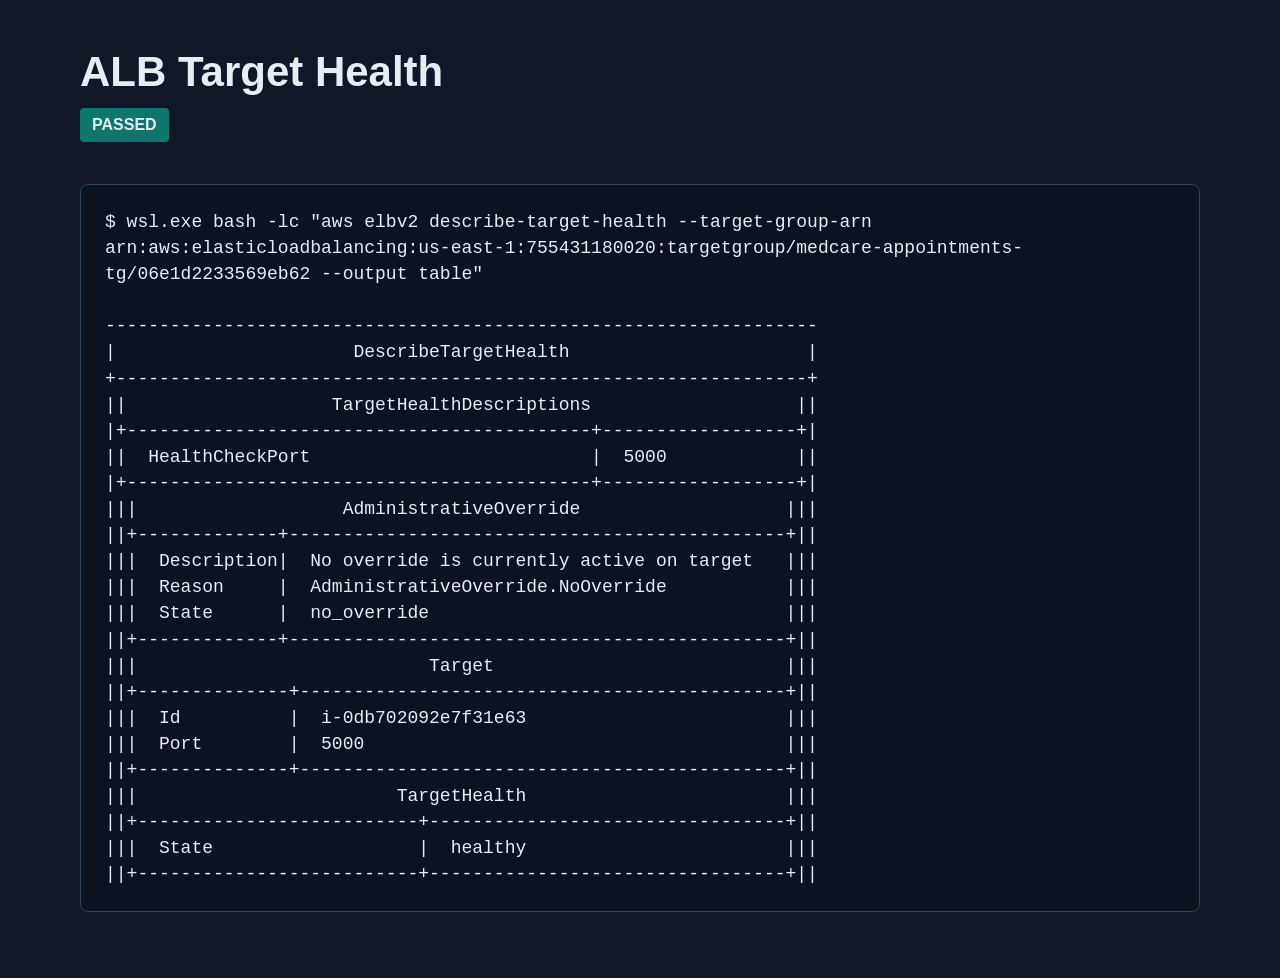
<file: docs/screenshots/alb-target-health.html>
<!doctype html>
<html lang="en">
<head>
  <meta charset="utf-8">
  <title>ALB Target Health</title>
  <style>
    body {
      margin: 0;
      background: #101827;
      color: #e5edf7;
      font-family: Consolas, "Courier New", monospace;
    }
    main {
      max-width: 1120px;
      margin: 0 auto;
      padding: 48px;
    }
    h1 {
      margin: 0 0 12px;
      font-family: "Segoe UI", Arial, sans-serif;
      font-size: 42px;
    }
    .status {
      display: inline-block;
      margin-bottom: 24px;
      border-radius: 4px;
      background: #0f766e;
      padding: 8px 12px;
      font-family: "Segoe UI", Arial, sans-serif;
      font-weight: 700;
    }
    pre {
      overflow-wrap: anywhere;
      white-space: pre-wrap;
      border: 1px solid #314158;
      border-radius: 8px;
      background: #0b1220;
      padding: 24px;
      font-size: 18px;
      line-height: 1.45;
    }
  </style>
</head>
<body>
  <main>
    <h1>ALB Target Health</h1>
    <div class="status">PASSED</div>
    <pre>$ wsl.exe bash -lc &quot;aws elbv2 describe-target-health --target-group-arn arn:aws:elasticloadbalancing:us-east-1:755431180020:targetgroup/medcare-appointments-tg/06e1d2233569eb62 --output table&quot;

------------------------------------------------------------------
|                      DescribeTargetHealth                      |
+----------------------------------------------------------------+
||                   TargetHealthDescriptions                   ||
|+-------------------------------------------+------------------+|
||  HealthCheckPort                          |  5000            ||
|+-------------------------------------------+------------------+|
|||                   AdministrativeOverride                   |||
||+-------------+----------------------------------------------+||
|||  Description|  No override is currently active on target   |||
|||  Reason     |  AdministrativeOverride.NoOverride           |||
|||  State      |  no_override                                 |||
||+-------------+----------------------------------------------+||
|||                           Target                           |||
||+--------------+---------------------------------------------+||
|||  Id          |  i-0db702092e7f31e63                        |||
|||  Port        |  5000                                       |||
||+--------------+---------------------------------------------+||
|||                        TargetHealth                        |||
||+--------------------------+---------------------------------+||
|||  State                   |  healthy                        |||
||+--------------------------+---------------------------------+||</pre>
  </main>
</body>
</html>
</file>
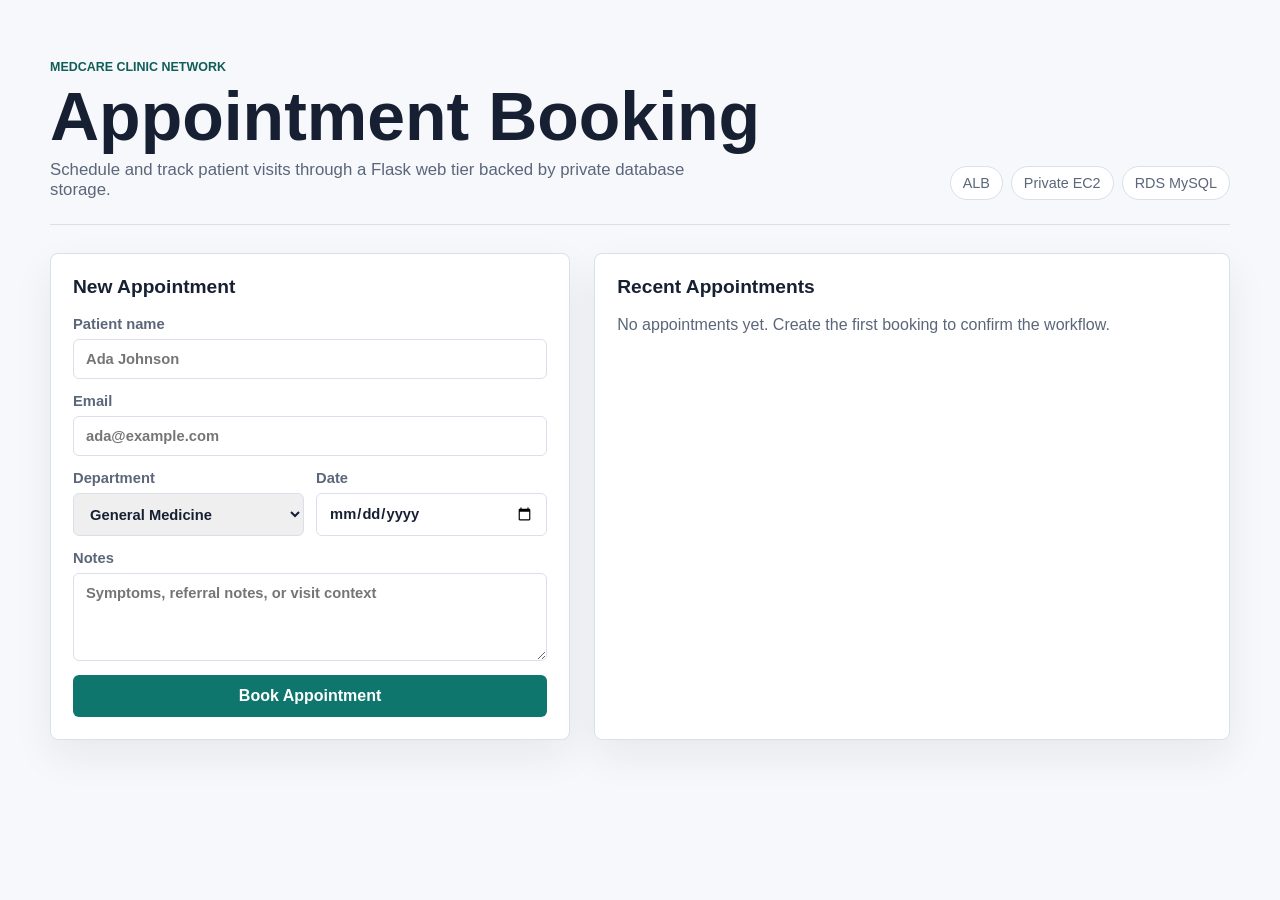
<file: docs/screenshots/app-local.html>
<!doctype html>
<html lang="en">
<head>
    <meta charset="utf-8">
    <meta name="viewport" content="width=device-width, initial-scale=1">
    <title>MedCare Appointments</title>
    <link rel="stylesheet" href="../../app/static/css/styles.css">
</head>
<body>
    <main class="layout">
        <section class="hero">
            <div>
                <p class="eyebrow">MedCare Clinic Network</p>
                <h1>Appointment Booking</h1>
                <p class="summary">Schedule and track patient visits through a Flask web tier backed by private database storage.</p>
            </div>
            <div class="status">
                <span>ALB</span>
                <span>Private EC2</span>
                <span>RDS MySQL</span>
            </div>
        </section>

        <section class="workspace">
            <form class="panel" method="post" action="/appointments">
                <h2>New Appointment</h2>
                <label>
                    Patient name
                    <input name="patient_name" required placeholder="Ada Johnson">
                </label>
                <label>
                    Email
                    <input type="email" name="email" required placeholder="ada@example.com">
                </label>
                <div class="grid">
                    <label>
                        Department
                        <select name="department" required>
                            <option>General Medicine</option>
                            <option>Pediatrics</option>
                            <option>Cardiology</option>
                            <option>Diagnostics</option>
                        </select>
                    </label>
                    <label>
                        Date
                        <input type="date" name="appointment_date" required>
                    </label>
                </div>
                <label>
                    Notes
                    <textarea name="notes" rows="4" placeholder="Symptoms, referral notes, or visit context"></textarea>
                </label>
                <button type="submit">Book Appointment</button>
            </form>

            <section class="panel">
                <h2>Recent Appointments</h2>
                
                    <p class="empty">No appointments yet. Create the first booking to confirm the workflow.</p>
                
            </section>
        </section>
    </main>
</body>
</html>
</file>
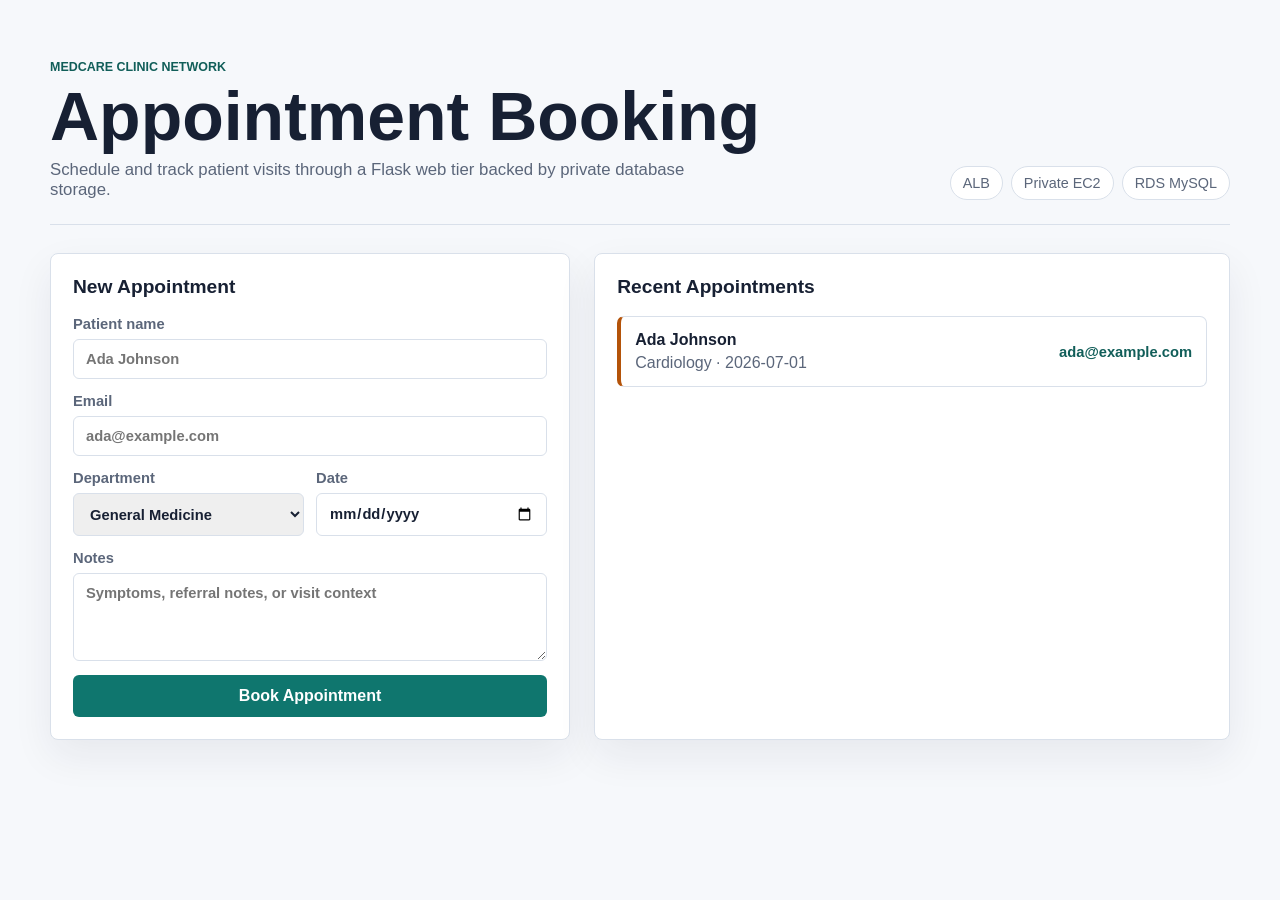
<file: docs/screenshots/appointment-created.html>
<!doctype html>
<html lang="en">
<head>
    <meta charset="utf-8">
    <meta name="viewport" content="width=device-width, initial-scale=1">
    <title>MedCare Appointments</title>
    <link rel="stylesheet" href="../../app/static/css/styles.css">
</head>
<body>
    <main class="layout">
        <section class="hero">
            <div>
                <p class="eyebrow">MedCare Clinic Network</p>
                <h1>Appointment Booking</h1>
                <p class="summary">Schedule and track patient visits through a Flask web tier backed by private database storage.</p>
            </div>
            <div class="status">
                <span>ALB</span>
                <span>Private EC2</span>
                <span>RDS MySQL</span>
            </div>
        </section>

        <section class="workspace">
            <form class="panel" method="post" action="/appointments">
                <h2>New Appointment</h2>
                <label>
                    Patient name
                    <input name="patient_name" required placeholder="Ada Johnson">
                </label>
                <label>
                    Email
                    <input type="email" name="email" required placeholder="ada@example.com">
                </label>
                <div class="grid">
                    <label>
                        Department
                        <select name="department" required>
                            <option>General Medicine</option>
                            <option>Pediatrics</option>
                            <option>Cardiology</option>
                            <option>Diagnostics</option>
                        </select>
                    </label>
                    <label>
                        Date
                        <input type="date" name="appointment_date" required>
                    </label>
                </div>
                <label>
                    Notes
                    <textarea name="notes" rows="4" placeholder="Symptoms, referral notes, or visit context"></textarea>
                </label>
                <button type="submit">Book Appointment</button>
            </form>

            <section class="panel">
                <h2>Recent Appointments</h2>
                
                    <div class="appointments">
                        
                            <article class="appointment">
                                <div>
                                    <h3>Ada Johnson</h3>
                                    <p>Cardiology · 2026-07-01</p>
                                </div>
                                <a href="mailto:ada@example.com">ada@example.com</a>
                            </article>
                        
                    </div>
                
            </section>
        </section>
    </main>
</body>
</html>
</file>
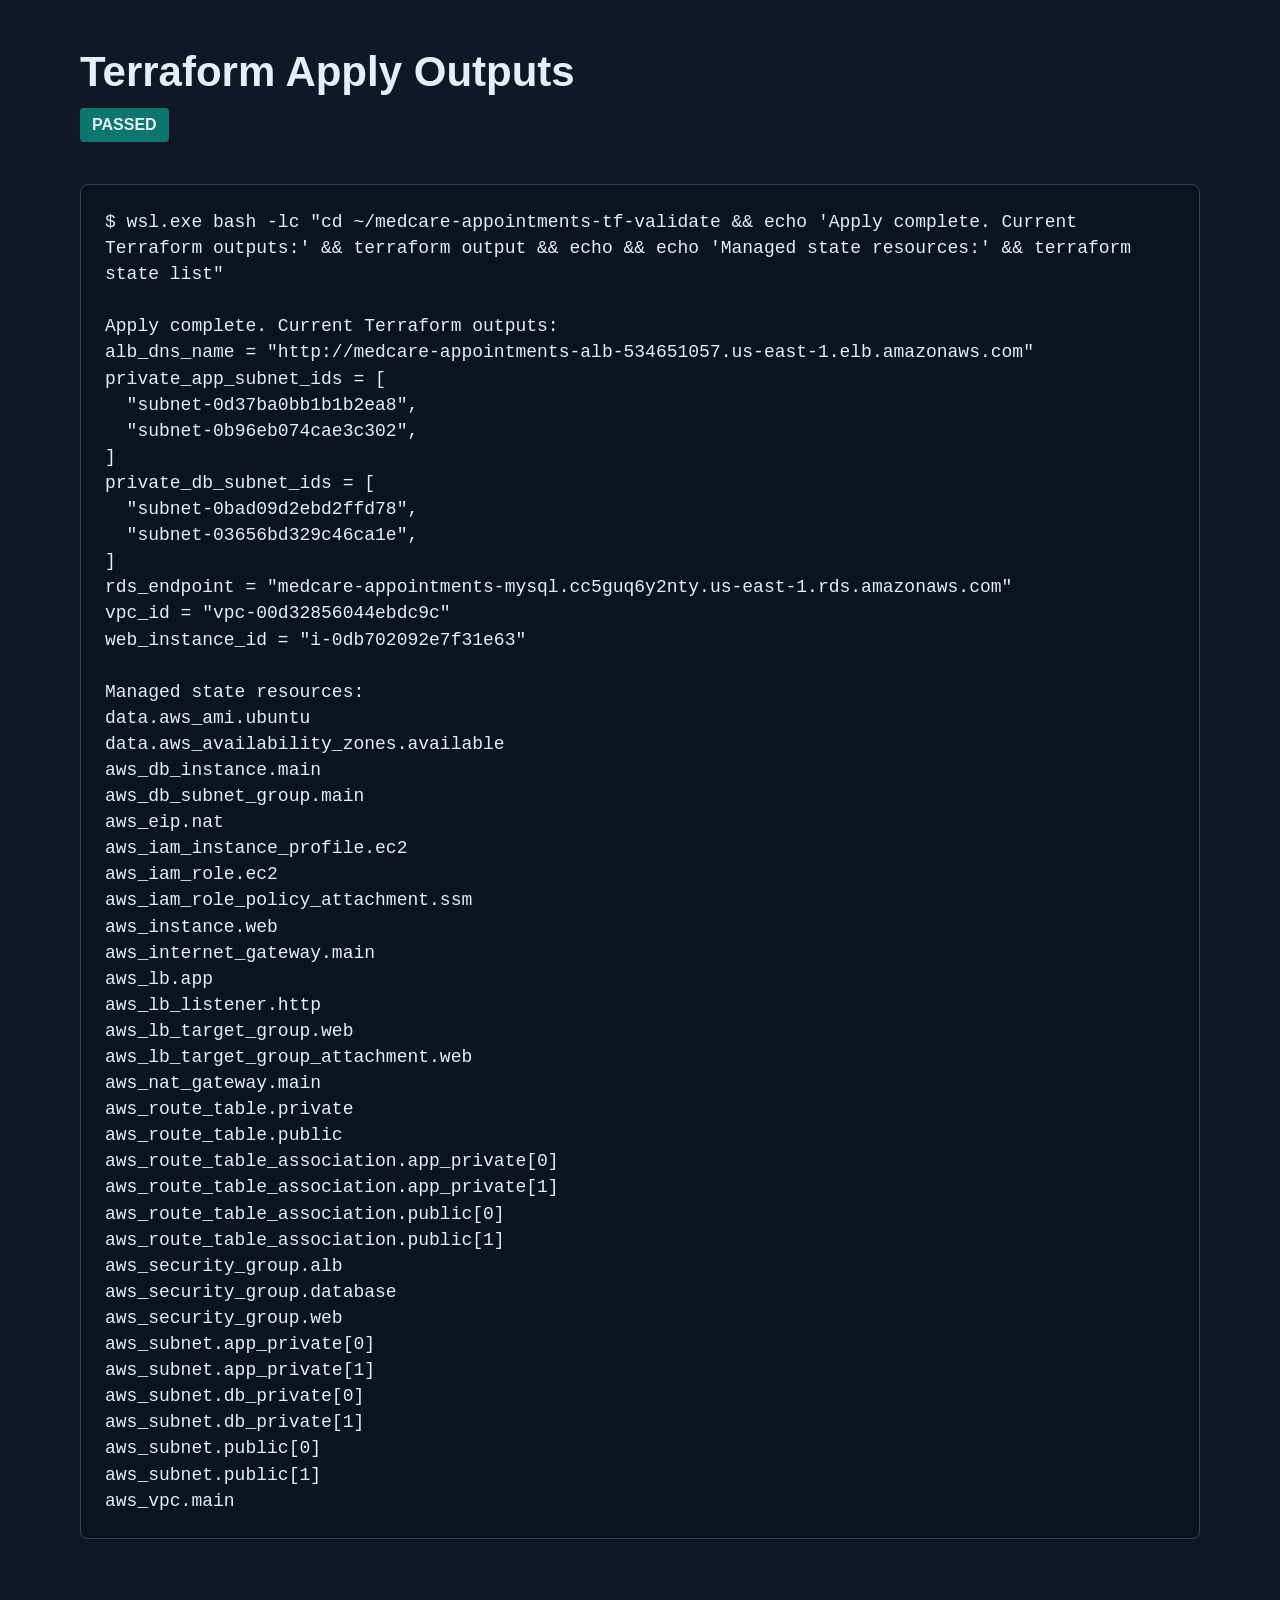
<file: docs/screenshots/terraform-apply.html>
<!doctype html>
<html lang="en">
<head>
  <meta charset="utf-8">
  <title>Terraform Apply Outputs</title>
  <style>
    body {
      margin: 0;
      background: #101827;
      color: #e5edf7;
      font-family: Consolas, "Courier New", monospace;
    }
    main {
      max-width: 1120px;
      margin: 0 auto;
      padding: 48px;
    }
    h1 {
      margin: 0 0 12px;
      font-family: "Segoe UI", Arial, sans-serif;
      font-size: 42px;
    }
    .status {
      display: inline-block;
      margin-bottom: 24px;
      border-radius: 4px;
      background: #0f766e;
      padding: 8px 12px;
      font-family: "Segoe UI", Arial, sans-serif;
      font-weight: 700;
    }
    pre {
      overflow-wrap: anywhere;
      white-space: pre-wrap;
      border: 1px solid #314158;
      border-radius: 8px;
      background: #0b1220;
      padding: 24px;
      font-size: 18px;
      line-height: 1.45;
    }
  </style>
</head>
<body>
  <main>
    <h1>Terraform Apply Outputs</h1>
    <div class="status">PASSED</div>
    <pre>$ wsl.exe bash -lc &quot;cd ~/medcare-appointments-tf-validate &amp;&amp; echo &#x27;Apply complete. Current Terraform outputs:&#x27; &amp;&amp; terraform output &amp;&amp; echo &amp;&amp; echo &#x27;Managed state resources:&#x27; &amp;&amp; terraform state list&quot;

Apply complete. Current Terraform outputs:
alb_dns_name = &quot;http://medcare-appointments-alb-534651057.us-east-1.elb.amazonaws.com&quot;
private_app_subnet_ids = [
  &quot;subnet-0d37ba0bb1b1b2ea8&quot;,
  &quot;subnet-0b96eb074cae3c302&quot;,
]
private_db_subnet_ids = [
  &quot;subnet-0bad09d2ebd2ffd78&quot;,
  &quot;subnet-03656bd329c46ca1e&quot;,
]
rds_endpoint = &quot;medcare-appointments-mysql.cc5guq6y2nty.us-east-1.rds.amazonaws.com&quot;
vpc_id = &quot;vpc-00d32856044ebdc9c&quot;
web_instance_id = &quot;i-0db702092e7f31e63&quot;

Managed state resources:
data.aws_ami.ubuntu
data.aws_availability_zones.available
aws_db_instance.main
aws_db_subnet_group.main
aws_eip.nat
aws_iam_instance_profile.ec2
aws_iam_role.ec2
aws_iam_role_policy_attachment.ssm
aws_instance.web
aws_internet_gateway.main
aws_lb.app
aws_lb_listener.http
aws_lb_target_group.web
aws_lb_target_group_attachment.web
aws_nat_gateway.main
aws_route_table.private
aws_route_table.public
aws_route_table_association.app_private[0]
aws_route_table_association.app_private[1]
aws_route_table_association.public[0]
aws_route_table_association.public[1]
aws_security_group.alb
aws_security_group.database
aws_security_group.web
aws_subnet.app_private[0]
aws_subnet.app_private[1]
aws_subnet.db_private[0]
aws_subnet.db_private[1]
aws_subnet.public[0]
aws_subnet.public[1]
aws_vpc.main</pre>
  </main>
</body>
</html>
</file>
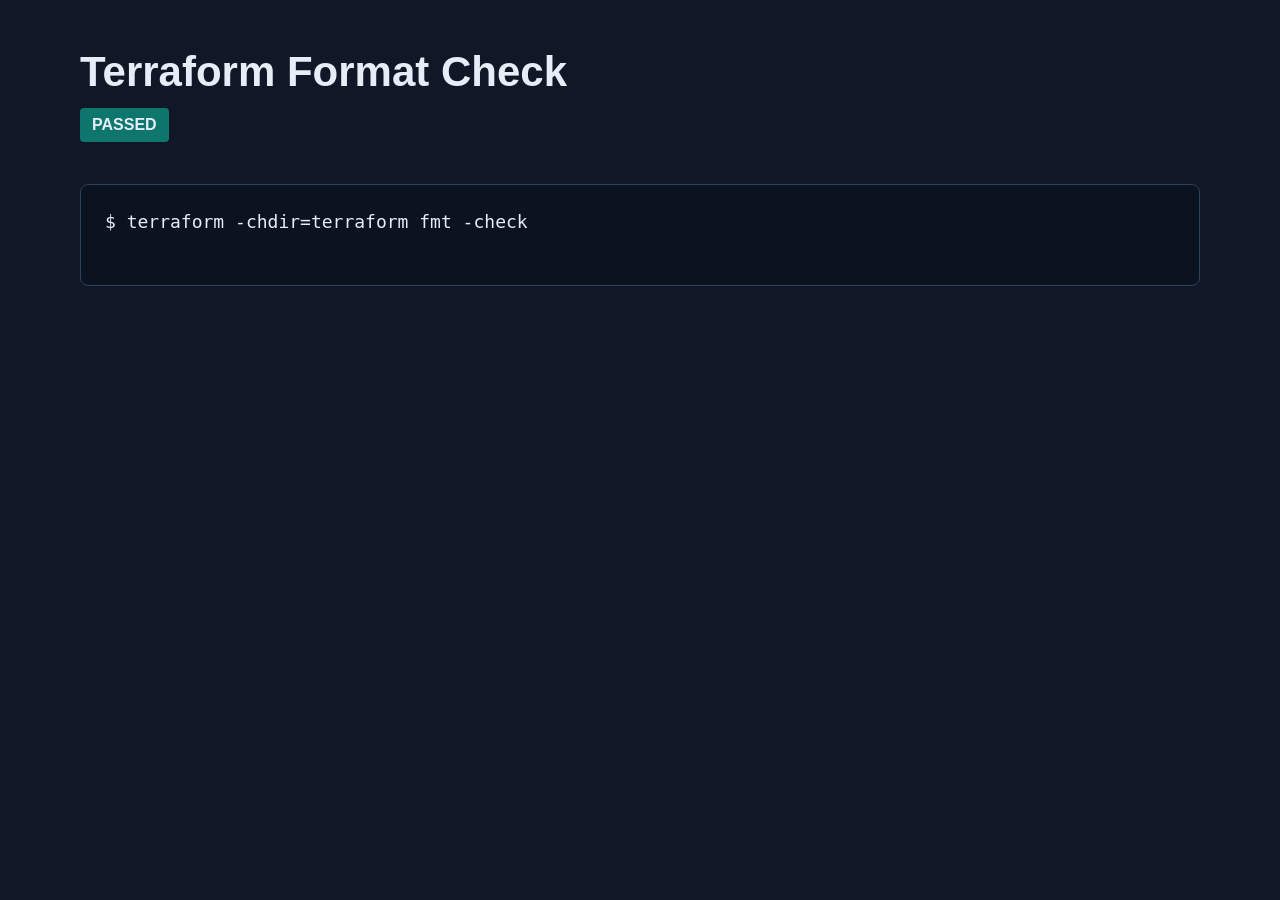
<file: docs/screenshots/terraform-fmt.html>
<!doctype html>
<html lang="en">
<head>
  <meta charset="utf-8">
  <title>Terraform Format Check</title>
  <style>
    body {
      margin: 0;
      background: #101827;
      color: #e5edf7;
      font-family: Consolas, "Courier New", monospace;
    }
    main {
      max-width: 1120px;
      margin: 0 auto;
      padding: 48px;
    }
    h1 {
      margin: 0 0 12px;
      font-family: "Segoe UI", Arial, sans-serif;
      font-size: 42px;
    }
    .status {
      display: inline-block;
      margin-bottom: 24px;
      border-radius: 4px;
      background: #0f766e;
      padding: 8px 12px;
      font-family: "Segoe UI", Arial, sans-serif;
      font-weight: 700;
    }
    pre {
      overflow-wrap: anywhere;
      white-space: pre-wrap;
      border: 1px solid #314158;
      border-radius: 8px;
      background: #0b1220;
      padding: 24px;
      font-size: 18px;
      line-height: 1.45;
    }
  </style>
</head>
<body>
  <main>
    <h1>Terraform Format Check</h1>
    <div class="status">PASSED</div>
    <pre>$ terraform -chdir=terraform fmt -check

</pre>
  </main>
</body>
</html>
</file>
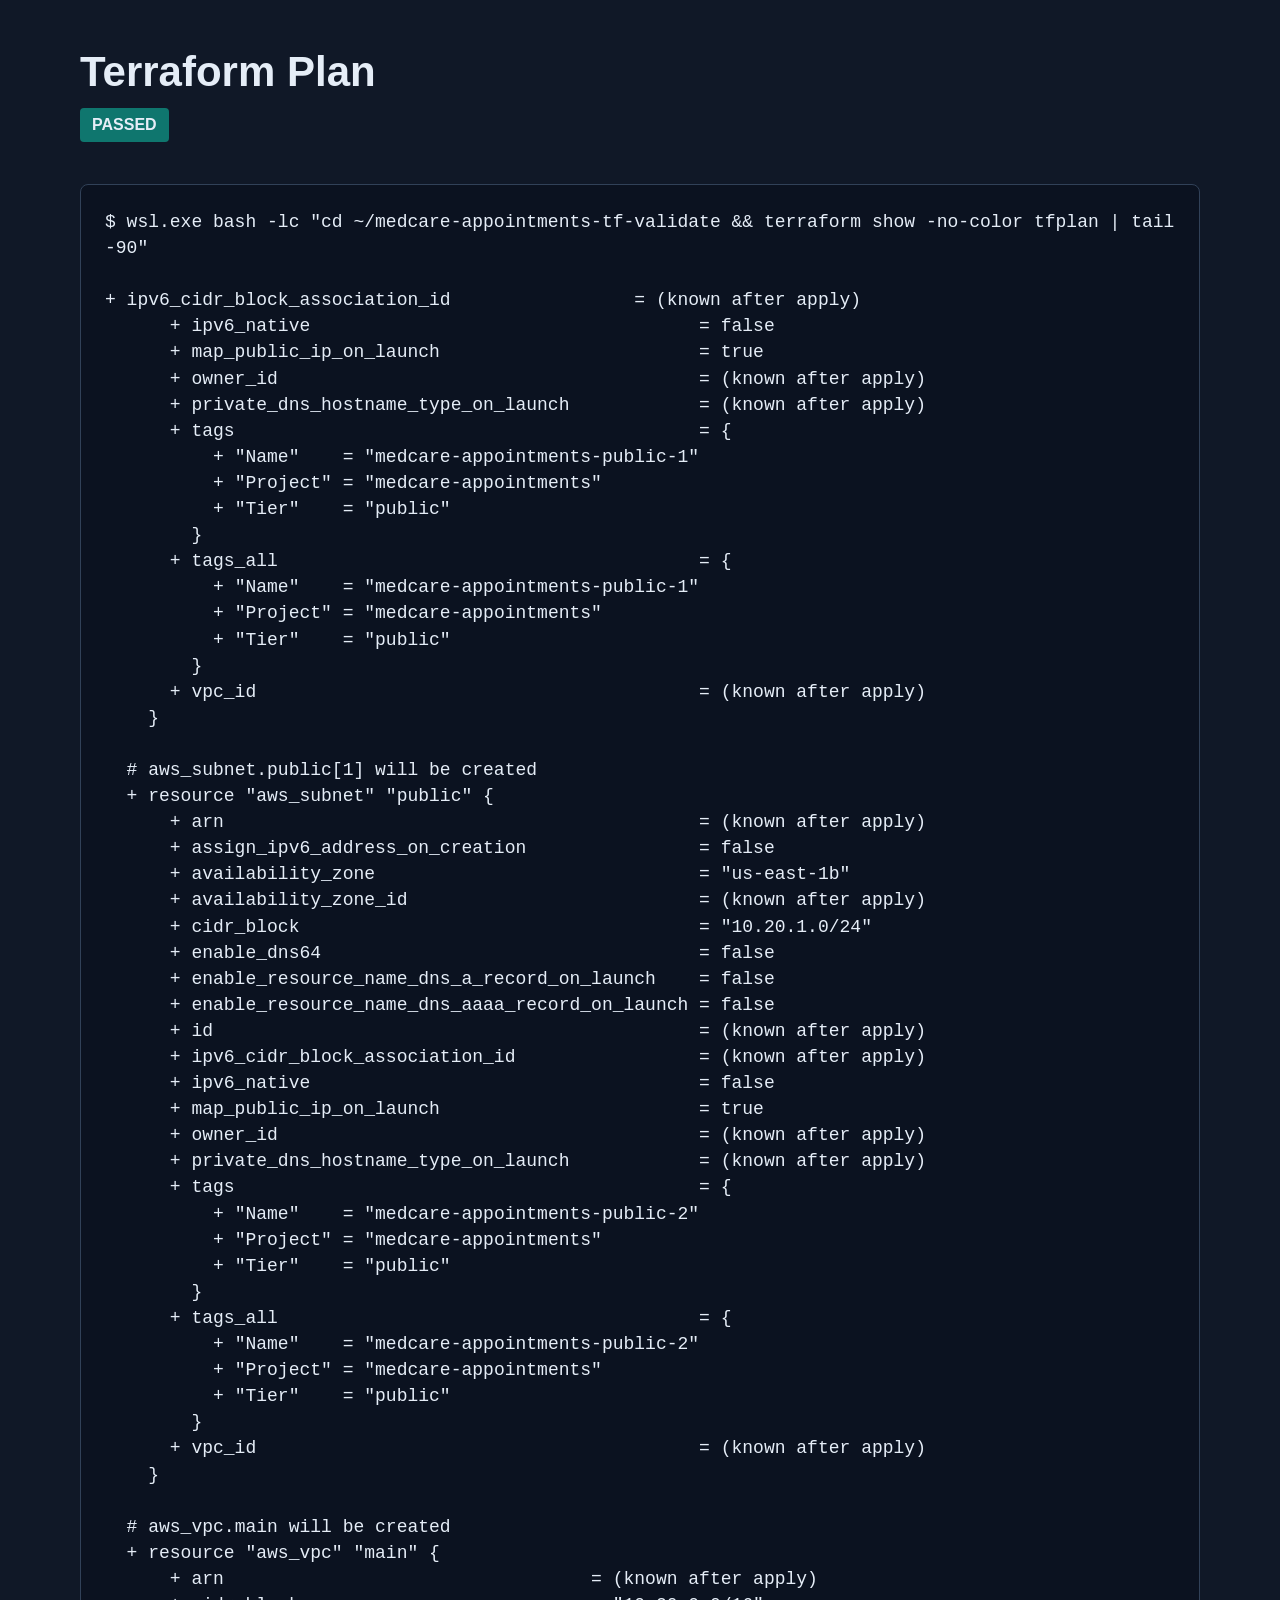
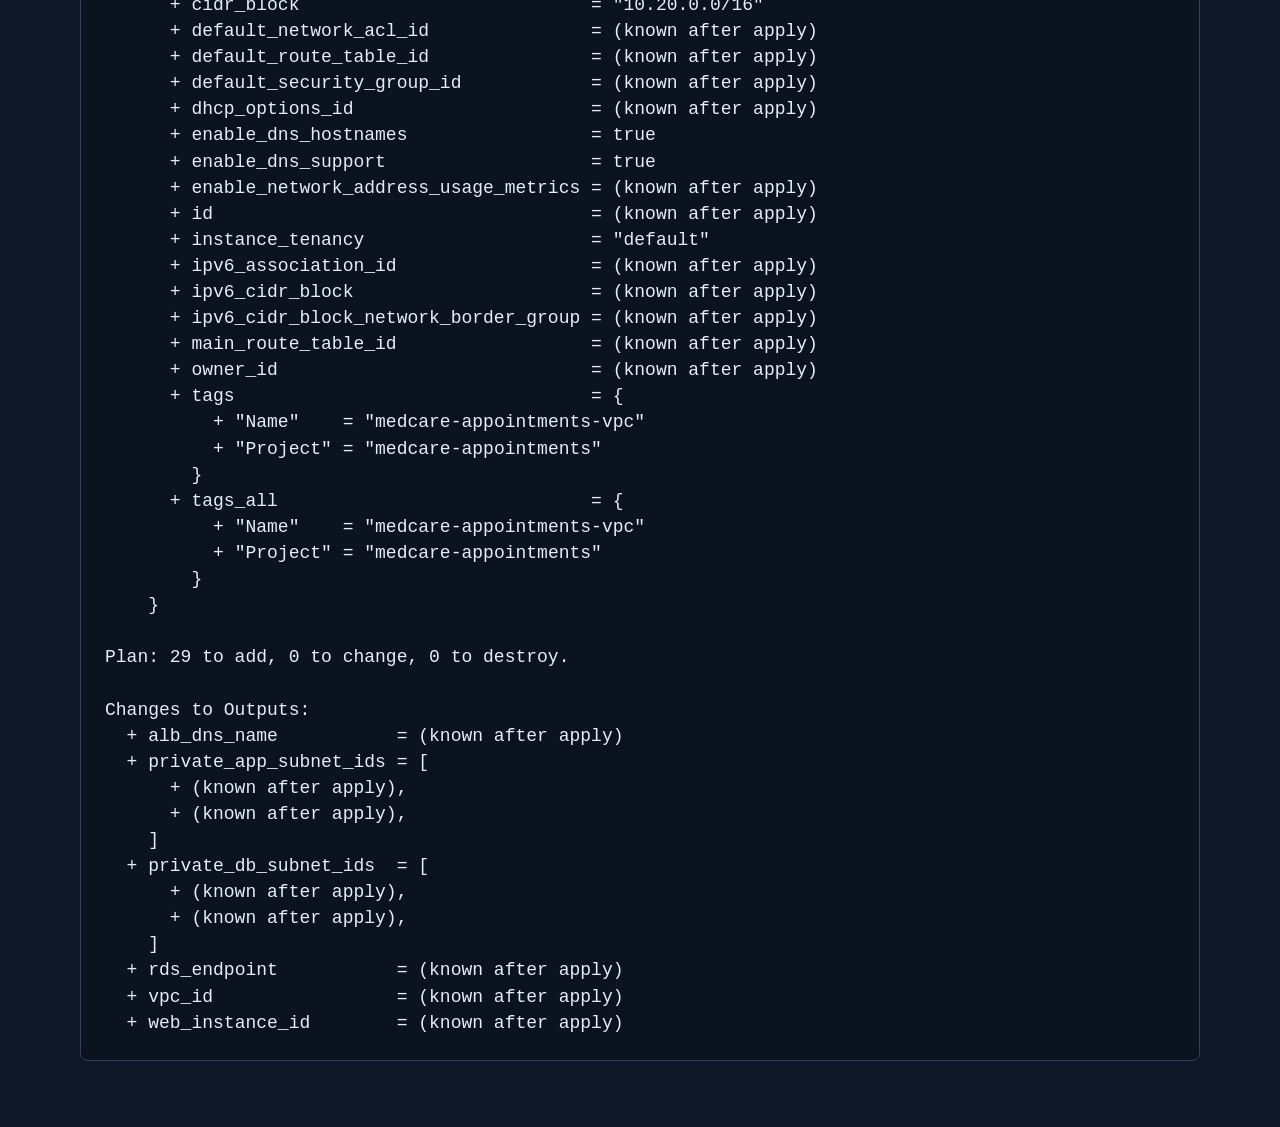
<file: docs/screenshots/terraform-plan.html>
<!doctype html>
<html lang="en">
<head>
  <meta charset="utf-8">
  <title>Terraform Plan</title>
  <style>
    body {
      margin: 0;
      background: #101827;
      color: #e5edf7;
      font-family: Consolas, "Courier New", monospace;
    }
    main {
      max-width: 1120px;
      margin: 0 auto;
      padding: 48px;
    }
    h1 {
      margin: 0 0 12px;
      font-family: "Segoe UI", Arial, sans-serif;
      font-size: 42px;
    }
    .status {
      display: inline-block;
      margin-bottom: 24px;
      border-radius: 4px;
      background: #0f766e;
      padding: 8px 12px;
      font-family: "Segoe UI", Arial, sans-serif;
      font-weight: 700;
    }
    pre {
      overflow-wrap: anywhere;
      white-space: pre-wrap;
      border: 1px solid #314158;
      border-radius: 8px;
      background: #0b1220;
      padding: 24px;
      font-size: 18px;
      line-height: 1.45;
    }
  </style>
</head>
<body>
  <main>
    <h1>Terraform Plan</h1>
    <div class="status">PASSED</div>
    <pre>$ wsl.exe bash -lc &quot;cd ~/medcare-appointments-tf-validate &amp;&amp; terraform show -no-color tfplan | tail -90&quot;

+ ipv6_cidr_block_association_id                 = (known after apply)
      + ipv6_native                                    = false
      + map_public_ip_on_launch                        = true
      + owner_id                                       = (known after apply)
      + private_dns_hostname_type_on_launch            = (known after apply)
      + tags                                           = {
          + &quot;Name&quot;    = &quot;medcare-appointments-public-1&quot;
          + &quot;Project&quot; = &quot;medcare-appointments&quot;
          + &quot;Tier&quot;    = &quot;public&quot;
        }
      + tags_all                                       = {
          + &quot;Name&quot;    = &quot;medcare-appointments-public-1&quot;
          + &quot;Project&quot; = &quot;medcare-appointments&quot;
          + &quot;Tier&quot;    = &quot;public&quot;
        }
      + vpc_id                                         = (known after apply)
    }

  # aws_subnet.public[1] will be created
  + resource &quot;aws_subnet&quot; &quot;public&quot; {
      + arn                                            = (known after apply)
      + assign_ipv6_address_on_creation                = false
      + availability_zone                              = &quot;us-east-1b&quot;
      + availability_zone_id                           = (known after apply)
      + cidr_block                                     = &quot;10.20.1.0/24&quot;
      + enable_dns64                                   = false
      + enable_resource_name_dns_a_record_on_launch    = false
      + enable_resource_name_dns_aaaa_record_on_launch = false
      + id                                             = (known after apply)
      + ipv6_cidr_block_association_id                 = (known after apply)
      + ipv6_native                                    = false
      + map_public_ip_on_launch                        = true
      + owner_id                                       = (known after apply)
      + private_dns_hostname_type_on_launch            = (known after apply)
      + tags                                           = {
          + &quot;Name&quot;    = &quot;medcare-appointments-public-2&quot;
          + &quot;Project&quot; = &quot;medcare-appointments&quot;
          + &quot;Tier&quot;    = &quot;public&quot;
        }
      + tags_all                                       = {
          + &quot;Name&quot;    = &quot;medcare-appointments-public-2&quot;
          + &quot;Project&quot; = &quot;medcare-appointments&quot;
          + &quot;Tier&quot;    = &quot;public&quot;
        }
      + vpc_id                                         = (known after apply)
    }

  # aws_vpc.main will be created
  + resource &quot;aws_vpc&quot; &quot;main&quot; {
      + arn                                  = (known after apply)
      + cidr_block                           = &quot;10.20.0.0/16&quot;
      + default_network_acl_id               = (known after apply)
      + default_route_table_id               = (known after apply)
      + default_security_group_id            = (known after apply)
      + dhcp_options_id                      = (known after apply)
      + enable_dns_hostnames                 = true
      + enable_dns_support                   = true
      + enable_network_address_usage_metrics = (known after apply)
      + id                                   = (known after apply)
      + instance_tenancy                     = &quot;default&quot;
      + ipv6_association_id                  = (known after apply)
      + ipv6_cidr_block                      = (known after apply)
      + ipv6_cidr_block_network_border_group = (known after apply)
      + main_route_table_id                  = (known after apply)
      + owner_id                             = (known after apply)
      + tags                                 = {
          + &quot;Name&quot;    = &quot;medcare-appointments-vpc&quot;
          + &quot;Project&quot; = &quot;medcare-appointments&quot;
        }
      + tags_all                             = {
          + &quot;Name&quot;    = &quot;medcare-appointments-vpc&quot;
          + &quot;Project&quot; = &quot;medcare-appointments&quot;
        }
    }

Plan: 29 to add, 0 to change, 0 to destroy.

Changes to Outputs:
  + alb_dns_name           = (known after apply)
  + private_app_subnet_ids = [
      + (known after apply),
      + (known after apply),
    ]
  + private_db_subnet_ids  = [
      + (known after apply),
      + (known after apply),
    ]
  + rds_endpoint           = (known after apply)
  + vpc_id                 = (known after apply)
  + web_instance_id        = (known after apply)</pre>
  </main>
</body>
</html>
</file>
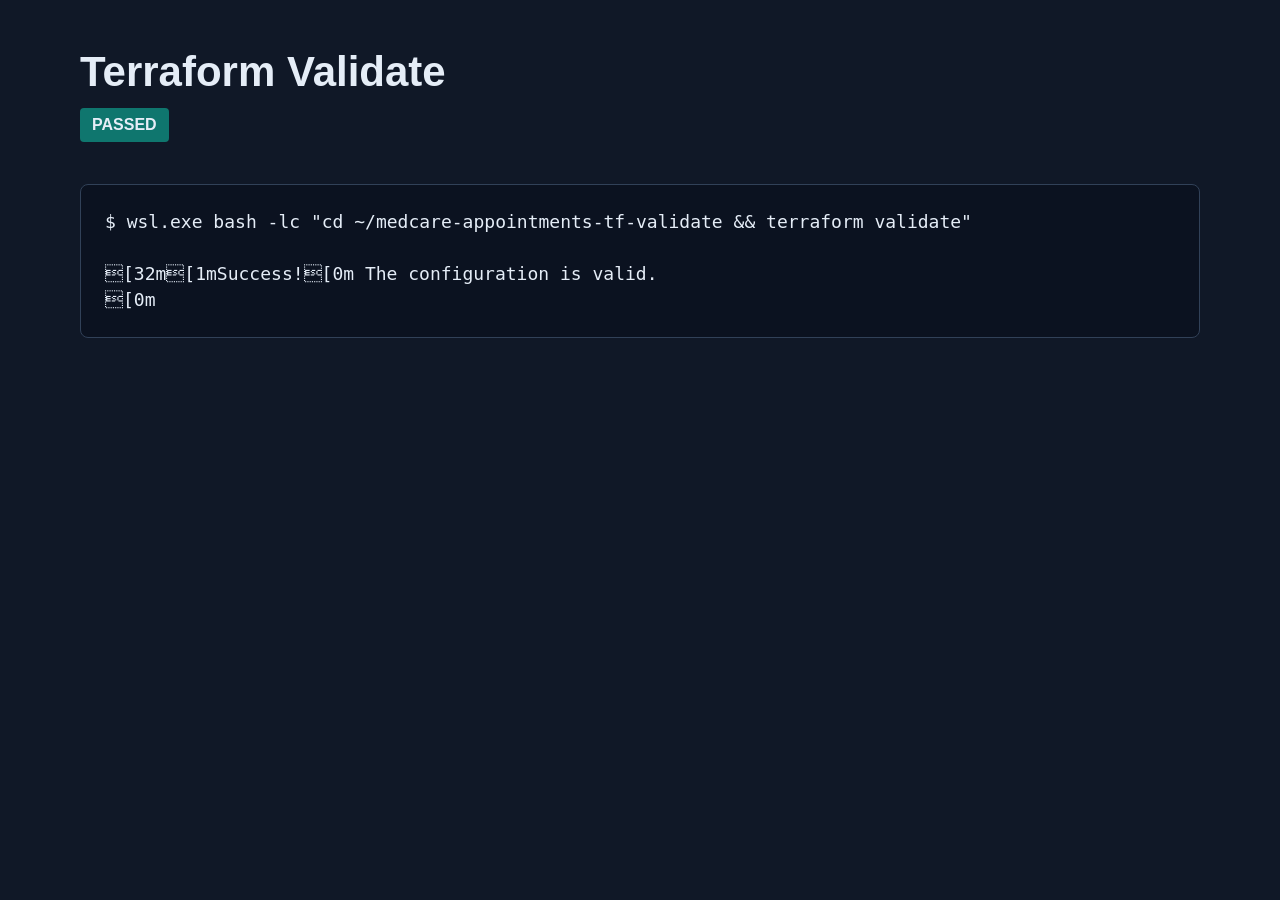
<file: docs/screenshots/terraform-validate.html>
<!doctype html>
<html lang="en">
<head>
  <meta charset="utf-8">
  <title>Terraform Validate</title>
  <style>
    body {
      margin: 0;
      background: #101827;
      color: #e5edf7;
      font-family: Consolas, "Courier New", monospace;
    }
    main {
      max-width: 1120px;
      margin: 0 auto;
      padding: 48px;
    }
    h1 {
      margin: 0 0 12px;
      font-family: "Segoe UI", Arial, sans-serif;
      font-size: 42px;
    }
    .status {
      display: inline-block;
      margin-bottom: 24px;
      border-radius: 4px;
      background: #0f766e;
      padding: 8px 12px;
      font-family: "Segoe UI", Arial, sans-serif;
      font-weight: 700;
    }
    pre {
      overflow-wrap: anywhere;
      white-space: pre-wrap;
      border: 1px solid #314158;
      border-radius: 8px;
      background: #0b1220;
      padding: 24px;
      font-size: 18px;
      line-height: 1.45;
    }
  </style>
</head>
<body>
  <main>
    <h1>Terraform Validate</h1>
    <div class="status">PASSED</div>
    <pre>$ wsl.exe bash -lc &quot;cd ~/medcare-appointments-tf-validate &amp;&amp; terraform validate&quot;

[32m[1mSuccess![0m The configuration is valid.
[0m</pre>
  </main>
</body>
</html>
</file>
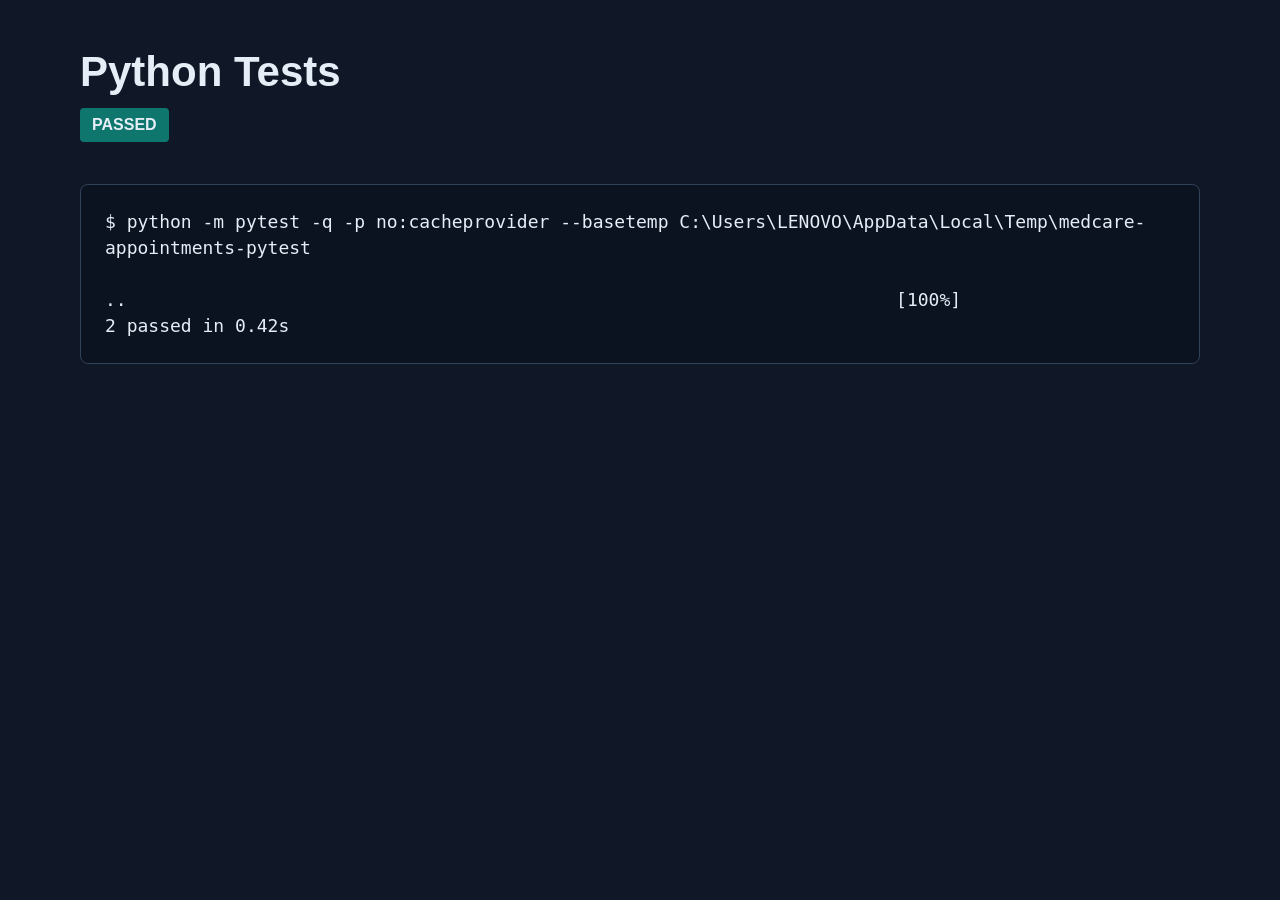
<file: docs/screenshots/tests-passing.html>
<!doctype html>
<html lang="en">
<head>
  <meta charset="utf-8">
  <title>Python Tests</title>
  <style>
    body {
      margin: 0;
      background: #101827;
      color: #e5edf7;
      font-family: Consolas, "Courier New", monospace;
    }
    main {
      max-width: 1120px;
      margin: 0 auto;
      padding: 48px;
    }
    h1 {
      margin: 0 0 12px;
      font-family: "Segoe UI", Arial, sans-serif;
      font-size: 42px;
    }
    .status {
      display: inline-block;
      margin-bottom: 24px;
      border-radius: 4px;
      background: #0f766e;
      padding: 8px 12px;
      font-family: "Segoe UI", Arial, sans-serif;
      font-weight: 700;
    }
    pre {
      overflow-wrap: anywhere;
      white-space: pre-wrap;
      border: 1px solid #314158;
      border-radius: 8px;
      background: #0b1220;
      padding: 24px;
      font-size: 18px;
      line-height: 1.45;
    }
  </style>
</head>
<body>
  <main>
    <h1>Python Tests</h1>
    <div class="status">PASSED</div>
    <pre>$ python -m pytest -q -p no:cacheprovider --basetemp C:\Users\LENOVO\AppData\Local\Temp\medcare-appointments-pytest

..                                                                       [100%]
2 passed in 0.42s</pre>
  </main>
</body>
</html>
</file>
<file: app/static/css/styles.css>
:root {
    color-scheme: light;
    --background: #f6f8fb;
    --panel: #ffffff;
    --ink: #172033;
    --muted: #5b667a;
    --line: #d9e0ea;
    --accent: #0f766e;
    --accent-dark: #115e59;
    --warm: #b45309;
}

* {
    box-sizing: border-box;
}

body {
    margin: 0;
    min-height: 100vh;
    background: var(--background);
    color: var(--ink);
    font-family: Inter, "Segoe UI", Arial, sans-serif;
}

.layout {
    width: min(1180px, calc(100% - 32px));
    margin: 0 auto;
    padding: 32px 0;
}

.hero {
    display: flex;
    align-items: flex-end;
    justify-content: space-between;
    gap: 24px;
    padding: 28px 0 24px;
    border-bottom: 1px solid var(--line);
}

.eyebrow {
    margin: 0 0 8px;
    color: var(--accent-dark);
    font-size: 0.78rem;
    font-weight: 700;
    text-transform: uppercase;
}

h1,
h2,
h3,
p {
    margin-top: 0;
}

h1 {
    margin-bottom: 10px;
    font-size: clamp(2rem, 6vw, 4.25rem);
    line-height: 1;
}

.summary {
    max-width: 680px;
    margin-bottom: 0;
    color: var(--muted);
    font-size: 1.05rem;
}

.status {
    display: flex;
    flex-wrap: wrap;
    justify-content: flex-end;
    gap: 8px;
    min-width: 260px;
}

.status span {
    border: 1px solid var(--line);
    border-radius: 999px;
    background: #fff;
    padding: 8px 12px;
    color: var(--muted);
    font-size: 0.9rem;
}

.workspace {
    display: grid;
    grid-template-columns: minmax(320px, 0.9fr) minmax(360px, 1.1fr);
    gap: 24px;
    padding-top: 28px;
}

.panel {
    border: 1px solid var(--line);
    border-radius: 8px;
    background: var(--panel);
    padding: 22px;
    box-shadow: 0 16px 40px rgba(23, 32, 51, 0.07);
}

.panel h2 {
    margin-bottom: 18px;
    font-size: 1.2rem;
}

label {
    display: grid;
    gap: 7px;
    margin-bottom: 14px;
    color: var(--muted);
    font-size: 0.92rem;
    font-weight: 650;
}

input,
select,
textarea {
    width: 100%;
    border: 1px solid var(--line);
    border-radius: 6px;
    padding: 11px 12px;
    color: var(--ink);
    font: inherit;
}

textarea {
    resize: vertical;
}

.grid {
    display: grid;
    grid-template-columns: 1fr 1fr;
    gap: 12px;
}

button {
    width: 100%;
    border: 0;
    border-radius: 6px;
    background: var(--accent);
    color: white;
    cursor: pointer;
    font: inherit;
    font-weight: 750;
    padding: 12px 14px;
}

button:hover {
    background: var(--accent-dark);
}

.appointments {
    display: grid;
    gap: 12px;
}

.appointment {
    display: flex;
    align-items: center;
    justify-content: space-between;
    gap: 16px;
    border: 1px solid var(--line);
    border-left: 4px solid var(--warm);
    border-radius: 7px;
    padding: 14px;
}

.appointment h3 {
    margin-bottom: 5px;
    font-size: 1rem;
}

.appointment p,
.empty {
    margin-bottom: 0;
    color: var(--muted);
}

.appointment a {
    color: var(--accent-dark);
    font-size: 0.92rem;
    font-weight: 650;
    text-decoration: none;
}

@media (max-width: 820px) {
    .hero,
    .appointment {
        align-items: flex-start;
        flex-direction: column;
    }

    .status {
        justify-content: flex-start;
        min-width: 0;
    }

    .workspace,
    .grid {
        grid-template-columns: 1fr;
    }
}
</file>
